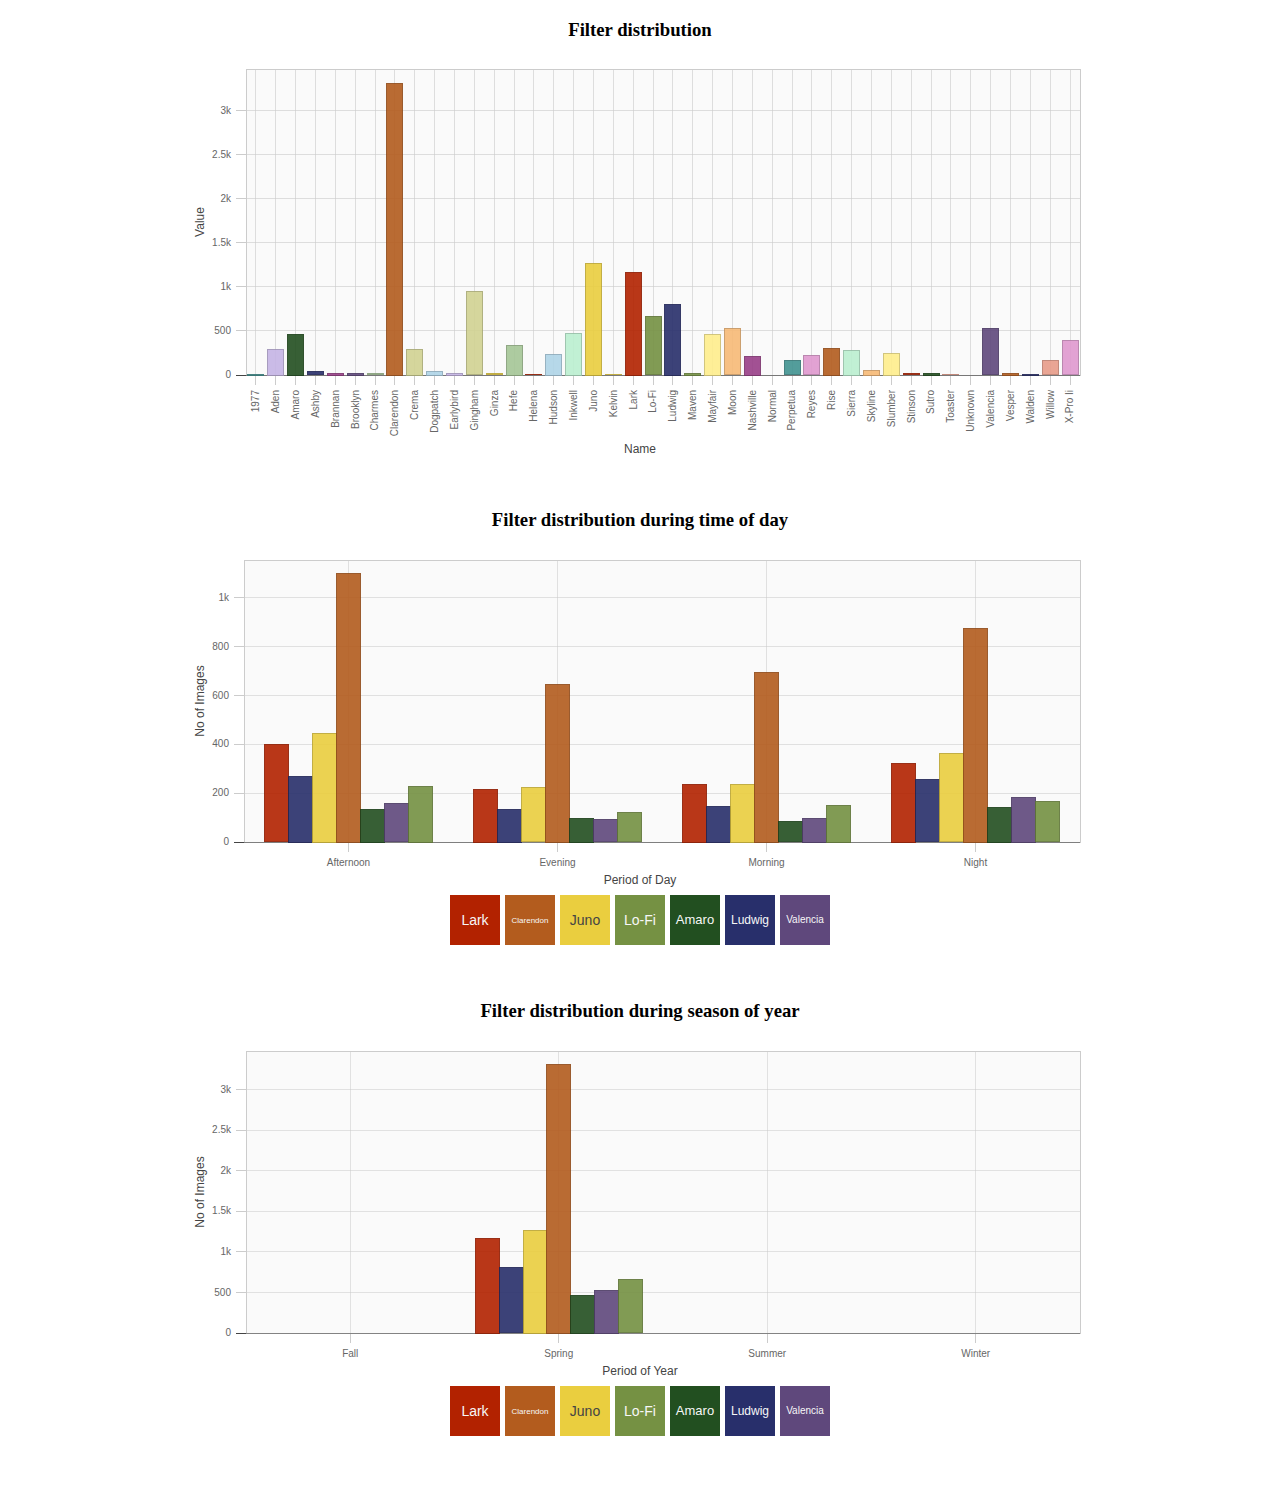
<file: visualization/visualize.html>
<!DOCTYPE html>
<meta charset="utf-8">
<title>Q5</title>
<style>
    
    #viz {
        width: 50%;
        margin: 0 auto;
        margin-bottom: 50px;
    }
    
    #viz1 {
        width: 50%;
        margin: 0 auto;
        margin-bottom: 50px;
    }
    
    #viz2 {
        width: 50%;
        margin: 0 auto;
        margin-bottom: 50px;
    }
    
    h3 {
        text-align: center;
    }
</style>
<script src="lib/d3/d3.js"></script>
<script src="lib/d3plus.min.js"></script>

<body>
    <h3>Filter distribution </h3>
    <div id="viz" style="position: relative; width: 900px; height: 400px;"></div>
    <h3>Filter distribution during time of day</h3>
    <div id="viz1" style="position: relative; width: 900px; height: 400px;"></div>
    <h3>Filter distribution during season of year</h3>
    <div id="viz2" style="position: relative; width: 900px; height: 400px;"></div>

    <script>
            d3.json('../../preprocessed.json', function(error, json) {
                if (error)  return console.warn(error);
            fil=json;
            console.log(fil)
            format = new Array();
            for (var d in fil) {
                format.push({"name": d, "value": +fil[d].value});
            };
            
            
            d3plus.viz()
                .container("#viz")
                .data(format)
                .type("bar")
                .id("name")
                .x("name")
                .y("value")
                .draw()
            
            dayFormat = new Array();
            for (var d in fil) {
            if (d == "Clarendon" || d == "Ludwig" || d == "Juno" || d == "Lark" || d == "Amaro" || d == "Valencia" || d == "Lo-fi"){
//                console.log(d , +fil[d].value, +fil[d].morning, +fil[d].afternoon, +fil[d].evening, +fil[d].night);
                
                dayFormat.push({"Period of Day" : "Afternoon"  ,"name": d, "No of images": +fil[d].afternoon});
                dayFormat.push({"Period of Day" : "Evening"  ,"name": d, "No of images": +fil[d].evening});
                dayFormat.push({"Period of Day" : "Morning" ,"name": d, "No of images": +fil[d].morning});
                dayFormat.push({"Period of Day" : "Night"  ,"name": d, "No of images": +fil[d].night});
                }
            };
            
            
            var visualization = d3plus.viz()
                .container("#viz1")  
                .data(dayFormat)  
                .type("bar")       
                .id("name")         
                .color("name")
                .legend({"size": 50})      
                .y("No of images")
                .x("Period of Day")
                .draw()
            
             seasonFormat = new Array();
            for (var d in fil) {
            if (d == "Clarendon" || d == "Ludwig" || d == "Juno" || d == "Lark" || d == "Amaro" || d == "Valencia" || d == "Lo-fi"){
                console.log(d , +fil[d].value, +fil[d].fall, +fil[d].spring, +fil[d].summer, +fil[d].winter);
                
                seasonFormat.push({"Period of Year" : "Fall"  ,"name": d, "No of images": +fil[d].fall});
                seasonFormat.push({"Period of Year" : "Spring"  ,"name": d, "No of images": +fil[d].spring});
                seasonFormat.push({"Period of Year" : "Summer" ,"name": d, "No of images": +fil[d].summer});
                seasonFormat.push({"Period of Year" : "Winter"  ,"name": d, "No of images": +fil[d].winter});
                }
            };
            
            var visualization = d3plus.viz()
                .container("#viz2")  
                .data(seasonFormat)  
                .type("bar")       
                .id("name")         
                .color("name")
                .legend({"size": 50})      
                .y("No of images")
                .x("Period of Year")
            .draw()
         

        });
        
        function dayTime(UNIX_timestamp){
            var a = new Date(UNIX_timestamp * 1000);
                var phase = {1:4, 2:4, 3:4, 4:4, 5:1, 6:1, 7:1, 8:1, 9:1, 10:1, 11:1, 12:1, 13:2, 14:2, 15:2, 16:2, 17:2, 18:3, 19:3, 20:3, 21:4, 22:4, 23:4, 0:4};
            var hour = phase[a.getHours()];
            return hour;
        }
        
           function yearTime(UNIX_timestamp){
            var a = new Date(UNIX_timestamp * 1000);
            var phase = {1:4, 2:4, 3:1, 4:1, 5:1, 6:1, 7:2, 8:2, 9:3, 10:3, 11:3, 12:4};
            var month = phase[a.getMonth()];
            return month;
        }
    </script>
</file>
